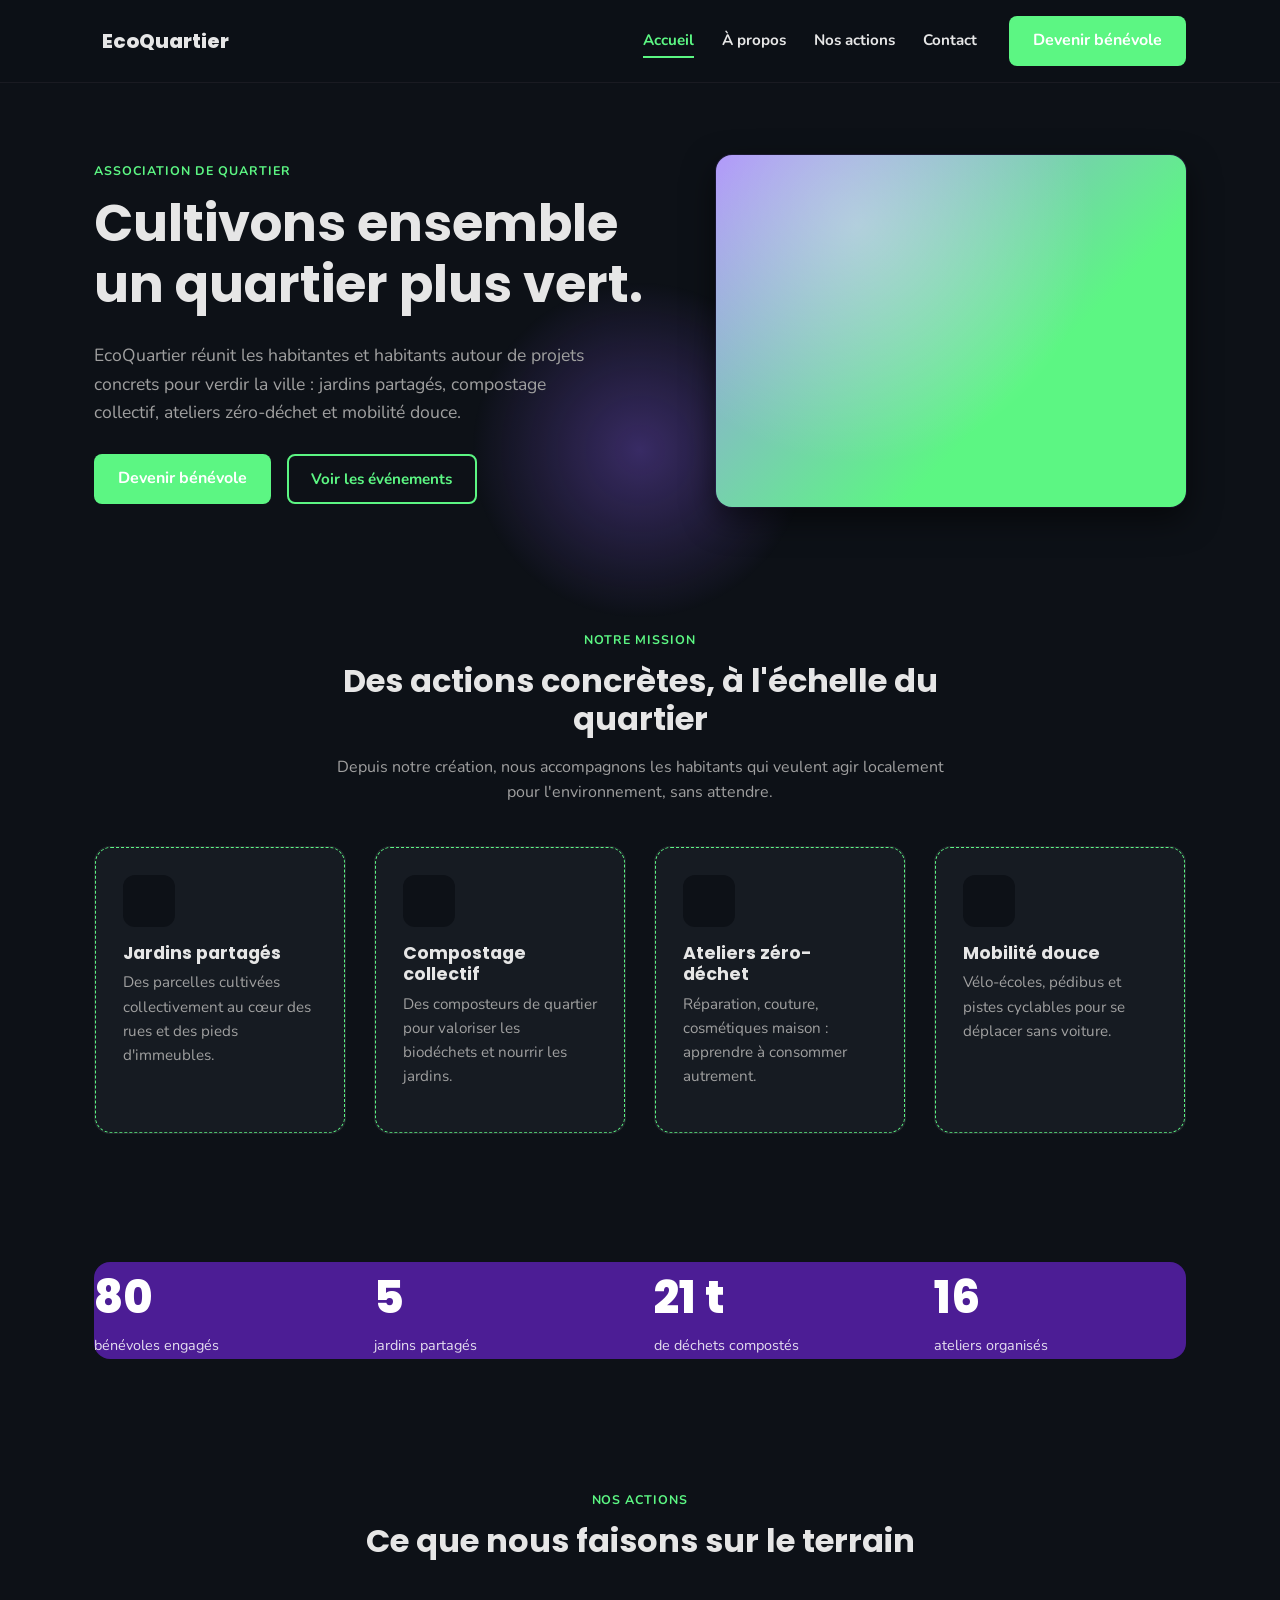
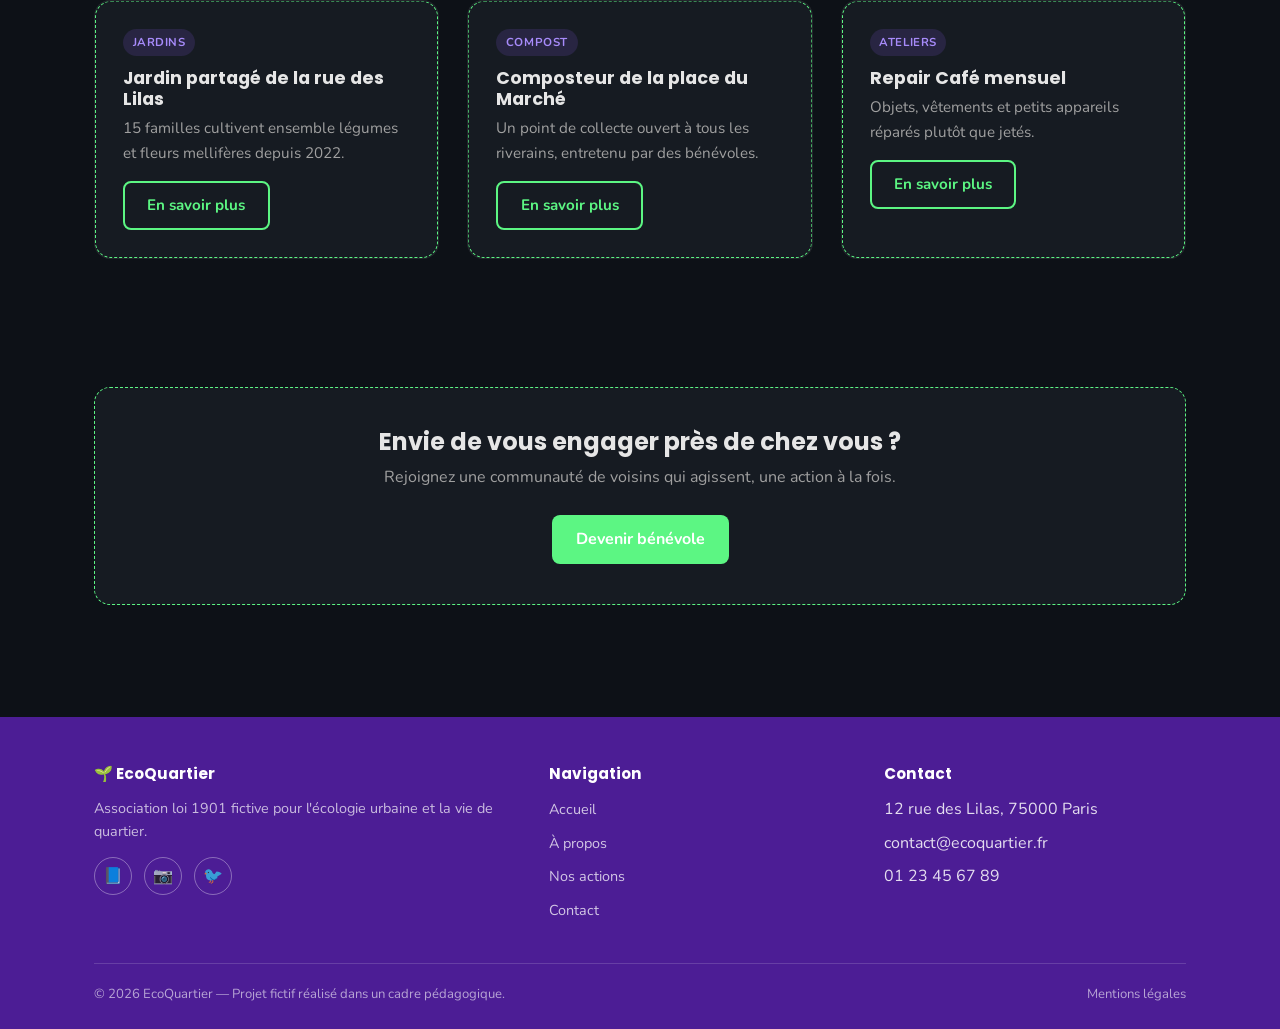
<file: index.html>
<!DOCTYPE html>
<html lang="fr">
<head>
<meta charset="UTF-8">
<meta name="viewport" content="width=device-width, initial-scale=1.0">
<title>EcoQuartier</title>
<meta name="description" content="EcoQuartier est une association de quartier qui agit pour l'écologie urbaine : jardins partagés, compostage collectif, ateliers zéro-déchet et mobilité douce.">
<link rel="icon" href="data:image/svg+xml,<svg xmlns=%22http://www.w3.org/2000/svg%22 viewBox=%220 0 100 100%22><text y=%22.9em%22 font-size=%2290%22>🌱</text></svg>">
<link rel="stylesheet" href="style.css">
</head>
<body>

<div id="cursor-glow" aria-hidden="true"></div>

<header class="site-header">
  <nav class="nav">
    <a href="index.html" class="brand"><span class="brand-mark"></span> EcoQuartier</a>
    <button class="nav-toggle" id="navToggle" aria-label="Ouvrir le menu" aria-expanded="false" aria-controls="navMenu">
      <span></span><span></span><span></span>
    </button>
    <div class="nav-menu" id="navMenu">
      <ul class="nav-links">
        <li><a href="index.html" aria-current="page">Accueil</a></li>
        <li><a href="about.html">À propos</a></li>
        <li><a href="projets.html">Nos actions</a></li>
        <li><a href="contact.html">Contact</a></li>
      </ul>
      <a href="contact.html" class="btn-primary">Devenir bénévole</a>
    </div>
  </nav>
</header>

<main>

  <section class="hero">
    <div class="container">
      <div class="hero-text">
        <span class="eyebrow reveal">Association de quartier</span>
        <h1 class="reveal">Cultivons ensemble un quartier plus vert.</h1>
        <p class="lead reveal">EcoQuartier réunit les habitantes et habitants autour de projets concrets pour verdir la ville : jardins partagés, compostage collectif, ateliers zéro-déchet et mobilité douce.</p>
        <div class="hero-actions reveal">
          <a href="contact.html" class="btn-primary">Devenir bénévole</a>
          <a href="projets.html#agenda" class="btn-outline">Voir les événements</a>
        </div>
      </div>
      <div class="hero-art" aria-hidden="true"></div>
    </div>
    
  </section>

  <section class="mission">
    <div class="container">
      <div class="section-head reveal">
        <span class="eyebrow">Notre mission</span>
        <h2>Des actions concrètes, à l'échelle du quartier</h2>
        <p>Depuis notre création, nous accompagnons les habitants qui veulent agir localement pour l'environnement, sans attendre.</p>
      </div>
      <div class="grid grid-4">
        <div class="card">
          <div class="card-icon" aria-hidden="true"></div>
          <h3>Jardins partagés</h3>
          <p>Des parcelles cultivées collectivement au cœur des rues et des pieds d'immeubles.</p>
        </div>
        <div class="card">
          <div class="card-icon" aria-hidden="true"></div>
          <h3>Compostage collectif</h3>
          <p>Des composteurs de quartier pour valoriser les biodéchets et nourrir les jardins.</p>
        </div>
        <div class="card">
          <div class="card-icon" aria-hidden="true"></div>
          <h3>Ateliers zéro-déchet</h3>
          <p>Réparation, couture, cosmétiques maison : apprendre à consommer autrement.</p>
        </div>
        <div class="card">
          <div class="card-icon" aria-hidden="true"></div>
          <h3>Mobilité douce</h3>
          <p>Vélo-écoles, pédibus et pistes cyclables pour se déplacer sans voiture.</p>
        </div>
      </div>
    </div>
  </section>

  <section class="stats-section">
    <div class="container">
      <div class="stats grid grid-4 reveal" data-count-section>
        <div>
          <span class="stat-number" data-count-to="120">0</span>
          <span class="stat-label">bénévoles engagés</span>
        </div>
        <div>
          <span class="stat-number" data-count-to="8">0</span>
          <span class="stat-label">jardins partagés</span>
        </div>
        <div>
          <span class="stat-number" data-count-to="32" data-suffix=" t">0</span>
          <span class="stat-label">de déchets compostés</span>
        </div>
        <div>
          <span class="stat-number" data-count-to="24">0</span>
          <span class="stat-label">ateliers organisés</span>
        </div>
      </div>
    </div>
  </section>

  <section class="preview">
    <div class="container">
      <div class="section-head reveal">
        <span class="eyebrow">Nos actions</span>
        <h2>Ce que nous faisons sur le terrain</h2>
      </div>
      <div class="grid grid-3">
        <div class="card">
          <span class="card-tag">Jardins</span>
          <h3>Jardin partagé de la rue des Lilas</h3>
          <p>15 familles cultivent ensemble légumes et fleurs mellifères depuis 2022.</p>
          <a href="projets.html" class="btn-outline">En savoir plus</a>
        </div>
        <div class="card">
          <span class="card-tag">Compost</span>
          <h3>Composteur de la place du Marché</h3>
          <p>Un point de collecte ouvert à tous les riverains, entretenu par des bénévoles.</p>
          <a href="projets.html" class="btn-outline">En savoir plus</a>
        </div>
        <div class="card">
          <span class="card-tag">Ateliers</span>
          <h3>Repair Café mensuel</h3>
          <p>Objets, vêtements et petits appareils réparés plutôt que jetés.</p>
          <a href="projets.html" class="btn-outline">En savoir plus</a>
        </div>
      </div>
    </div>
  </section>

  <section class="cta-section">
    <div class="container">
      <div class="cta-banner reveal">
        <h2>Envie de vous engager près de chez vous ?</h2>
        <p>Rejoignez une communauté de voisins qui agissent, une action à la fois.</p>
        <a href="contact.html" class="btn-primary">Devenir bénévole</a>
      </div>
    </div>
  </section>

</main>

<footer class="site-footer">
  <div class="container">
    <div class="footer-grid">
      <div>
        <h4>🌱 EcoQuartier</h4>
        <p>Association loi 1901 fictive pour l'écologie urbaine et la vie de quartier.</p>
        <div class="social-links">
          <a href="#" aria-label="Facebook">📘</a>
          <a href="#" aria-label="Instagram">📷</a>
          <a href="#" aria-label="X / Twitter">🐦</a>
        </div>
      </div>
      <div>
        <h4>Navigation</h4>
        <ul class="footer-links">
          <li><a href="index.html">Accueil</a></li>
          <li><a href="about.html">À propos</a></li>
          <li><a href="projets.html">Nos actions</a></li>
          <li><a href="contact.html">Contact</a></li>
        </ul>
      </div>
      <div>
        <h4>Contact</h4>
        <ul class="footer-links">
          <li>12 rue des Lilas, 75000 Paris</li>
          <li>contact@ecoquartier.fr</li>
          <li>01 23 45 67 89</li>
        </ul>
      </div>
    </div>
    <div class="footer-bottom">
      <span>© 2026 EcoQuartier — Projet fictif réalisé dans un cadre pédagogique.</span>
      <a href="#">Mentions légales</a>
    </div>
  </div>
</footer>

<script src="script.js"></script>
</body>
</html>
</file>
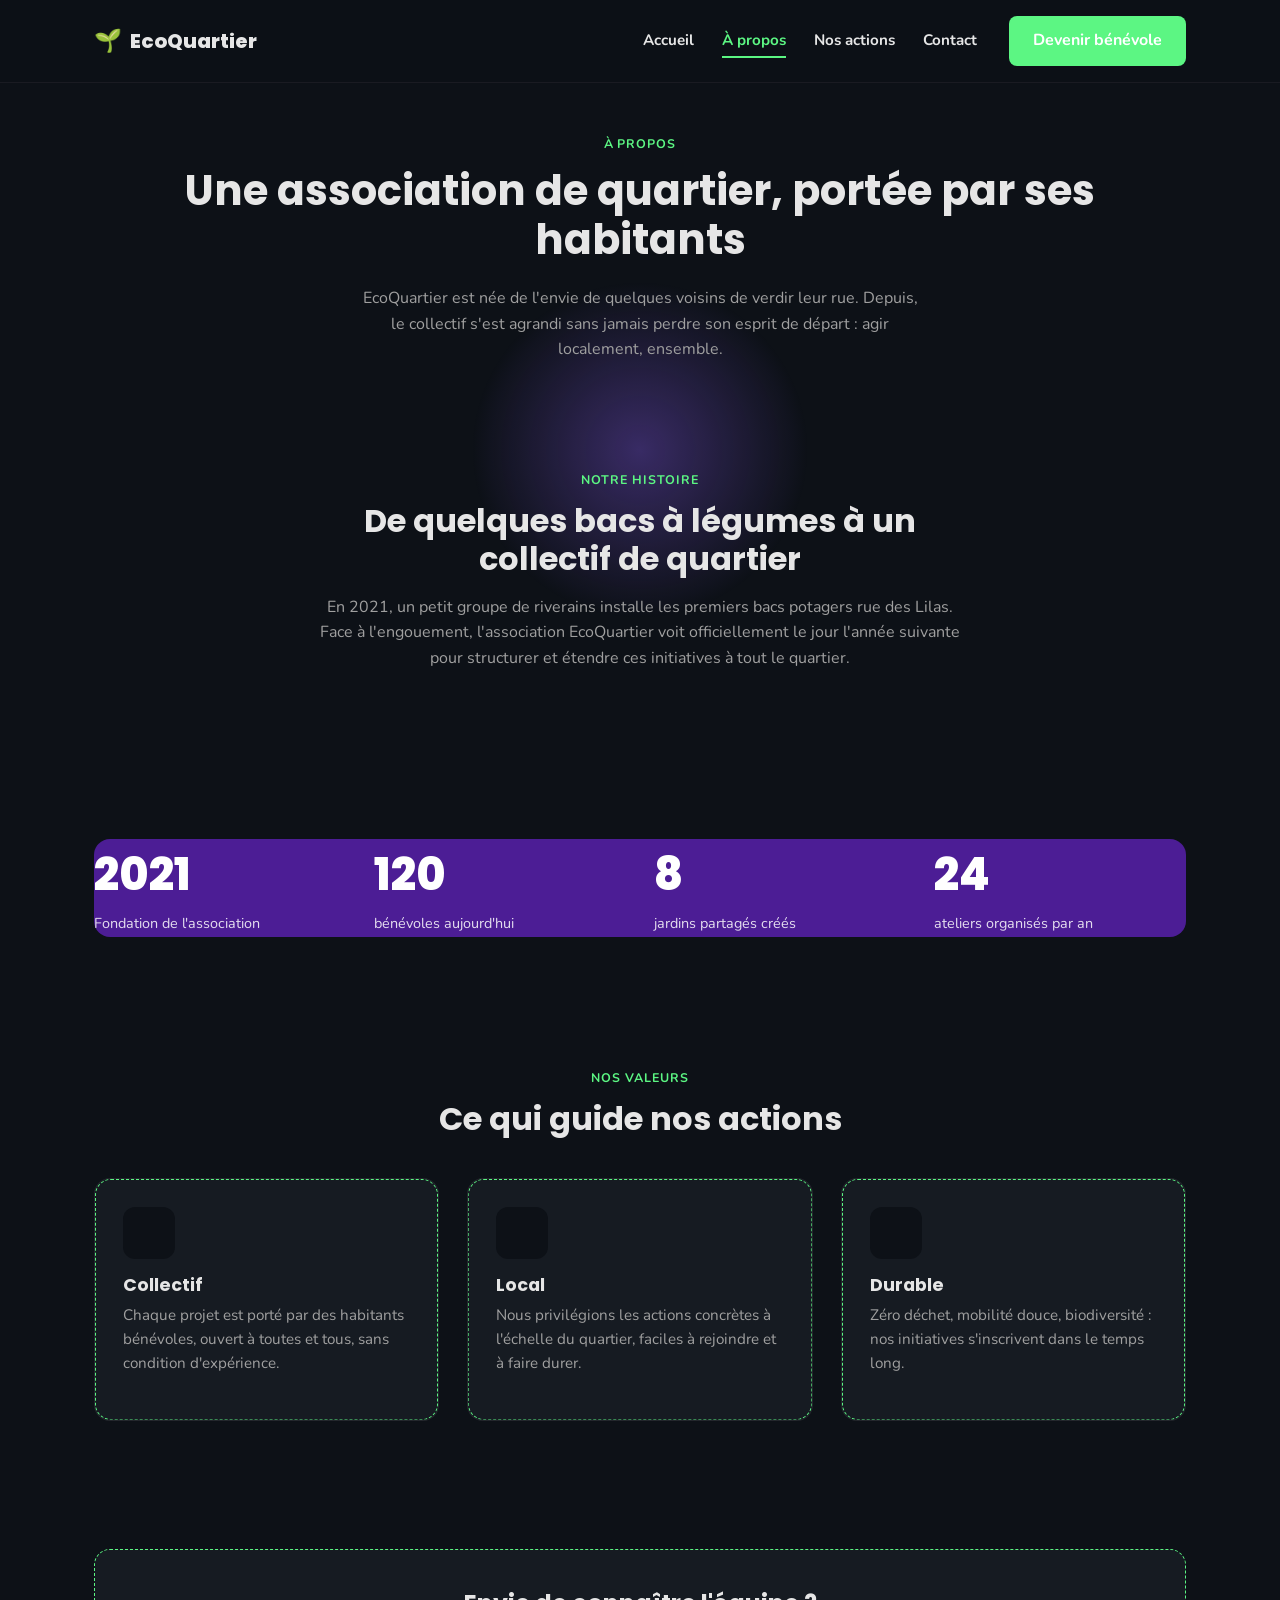
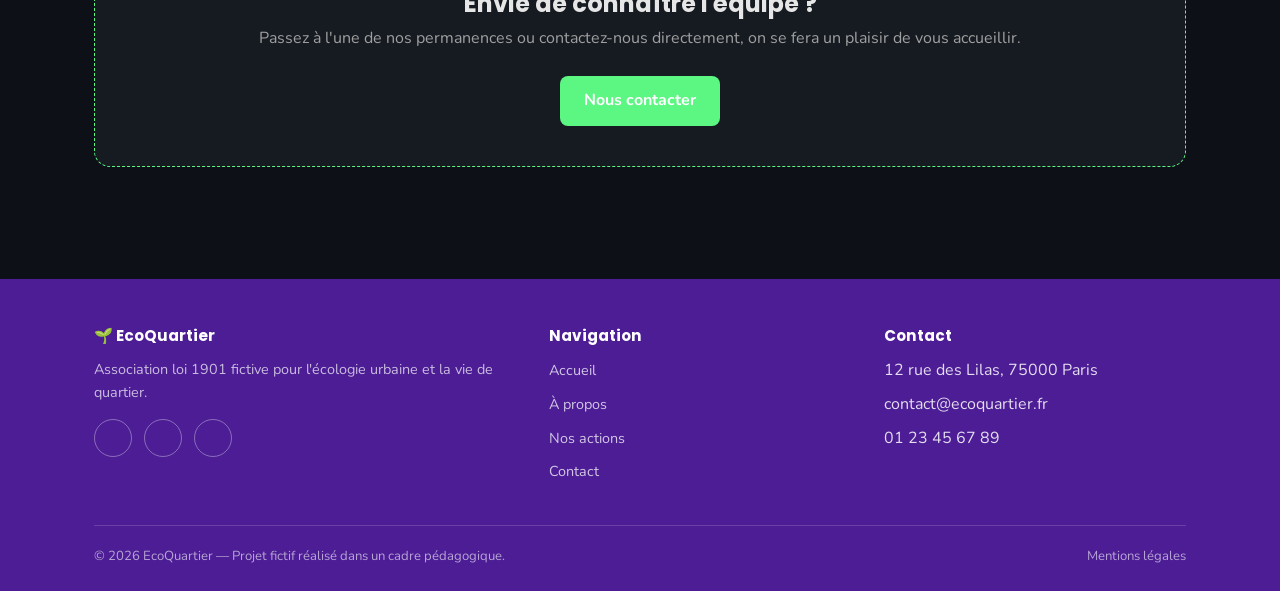
<file: about.html>
<!DOCTYPE html>
<html lang="fr">
<head>
<meta charset="UTF-8">
<meta name="viewport" content="width=device-width, initial-scale=1.0">
<title>À propos — EcoQuartier</title>
<meta name="description" content="Découvrez l'histoire, la mission et les valeurs d'EcoQuartier, association de quartier pour l'écologie urbaine.">
<link rel="icon" href="data:image/svg+xml,<svg xmlns=%22http://www.w3.org/2000/svg%22 viewBox=%220 0 100 100%22><text y=%22.9em%22 font-size=%2290%22>🌱</text></svg>">
<link rel="stylesheet" href="style.css">
</head>
<body>

<div id="cursor-glow" aria-hidden="true"></div>

<header class="site-header">
  <nav class="nav">
    <a href="index.html" class="brand"><span class="brand-mark">🌱</span> EcoQuartier</a>
    <button class="nav-toggle" id="navToggle" aria-label="Ouvrir le menu" aria-expanded="false" aria-controls="navMenu">
      <span></span><span></span><span></span>
    </button>
    <div class="nav-menu" id="navMenu">
      <ul class="nav-links">
        <li><a href="index.html">Accueil</a></li>
        <li><a href="about.html" aria-current="page">À propos</a></li>
        <li><a href="projets.html">Nos actions</a></li>
        <li><a href="contact.html">Contact</a></li>
      </ul>
      <a href="contact.html" class="btn-primary">Devenir bénévole</a>
    </div>
  </nav>
</header>

<main>

  <section class="page-hero">
    <div class="container reveal">
      <span class="eyebrow">À propos</span>
      <h1>Une association de quartier, portée par ses habitants</h1>
      <p>EcoQuartier est née de l'envie de quelques voisins de verdir leur rue. Depuis, le collectif s'est agrandi sans jamais perdre son esprit de départ : agir localement, ensemble.</p>
    </div>
  </section>

  <section class="mission">
    <div class="container">
      <div class="section-head reveal">
        <span class="eyebrow">Notre histoire</span>
        <h2>De quelques bacs à légumes à un collectif de quartier</h2>
        <p>En 2021, un petit groupe de riverains installe les premiers bacs potagers rue des Lilas. Face à l'engouement, l'association EcoQuartier voit officiellement le jour l'année suivante pour structurer et étendre ces initiatives à tout le quartier.</p>
      </div>
    </div>
  </section>

  <section class="stats-section">
    <div class="container">
      <div class="stats grid grid-4 reveal" data-count-section>
        <div>
          <span class="stat-number">2021</span>
          <span class="stat-label">Fondation de l'association</span>
        </div>
        <div>
          <span class="stat-number" data-count-to="120">0</span>
          <span class="stat-label">bénévoles aujourd'hui</span>
        </div>
        <div>
          <span class="stat-number" data-count-to="8">0</span>
          <span class="stat-label">jardins partagés créés</span>
        </div>
        <div>
          <span class="stat-number" data-count-to="24">0</span>
          <span class="stat-label">ateliers organisés par an</span>
        </div>
      </div>
    </div>
  </section>

  <section class="preview">
    <div class="container">
      <div class="section-head reveal">
        <span class="eyebrow">Nos valeurs</span>
        <h2>Ce qui guide nos actions</h2>
      </div>
      <div class="grid grid-3">
        <div class="card">
          <div class="card-icon" aria-hidden="true"></div>
          <h3>Collectif</h3>
          <p>Chaque projet est porté par des habitants bénévoles, ouvert à toutes et tous, sans condition d'expérience.</p>
        </div>
        <div class="card">
          <div class="card-icon" aria-hidden="true"></div>
          <h3>Local</h3>
          <p>Nous privilégions les actions concrètes à l'échelle du quartier, faciles à rejoindre et à faire durer.</p>
        </div>
        <div class="card">
          <div class="card-icon" aria-hidden="true"></div>
          <h3>Durable</h3>
          <p>Zéro déchet, mobilité douce, biodiversité : nos initiatives s'inscrivent dans le temps long.</p>
        </div>
      </div>
    </div>
  </section>

  <section class="cta-section">
    <div class="container">
      <div class="cta-banner reveal">
        <h2>Envie de connaître l'équipe ?</h2>
        <p>Passez à l'une de nos permanences ou contactez-nous directement, on se fera un plaisir de vous accueillir.</p>
        <a href="contact.html" class="btn-primary">Nous contacter</a>
      </div>
    </div>
  </section>

</main>

<footer class="site-footer">
  <div class="container">
    <div class="footer-grid">
      <div>
        <h4>🌱 EcoQuartier</h4>
        <p>Association loi 1901 fictive pour l'écologie urbaine et la vie de quartier.</p>
        <div class="social-links">
          <a href="#" aria-label="Facebook"></a>
          <a href="#" aria-label="Instagram"></a>
          <a href="#" aria-label="X / Twitter"></a>
        </div>
      </div>
      <div>
        <h4>Navigation</h4>
        <ul class="footer-links">
          <li><a href="index.html">Accueil</a></li>
          <li><a href="about.html">À propos</a></li>
          <li><a href="projets.html">Nos actions</a></li>
          <li><a href="contact.html">Contact</a></li>
        </ul>
      </div>
      <div>
        <h4>Contact</h4>
        <ul class="footer-links">
          <li>12 rue des Lilas, 75000 Paris</li>
          <li>contact@ecoquartier.fr</li>
          <li>01 23 45 67 89</li>
        </ul>
      </div>
    </div>
    <div class="footer-bottom">
      <span>© 2026 EcoQuartier — Projet fictif réalisé dans un cadre pédagogique.</span>
      <a href="#">Mentions légales</a>
    </div>
  </div>
</footer>

<script src="script.js"></script>
</body>
</html>
</file>
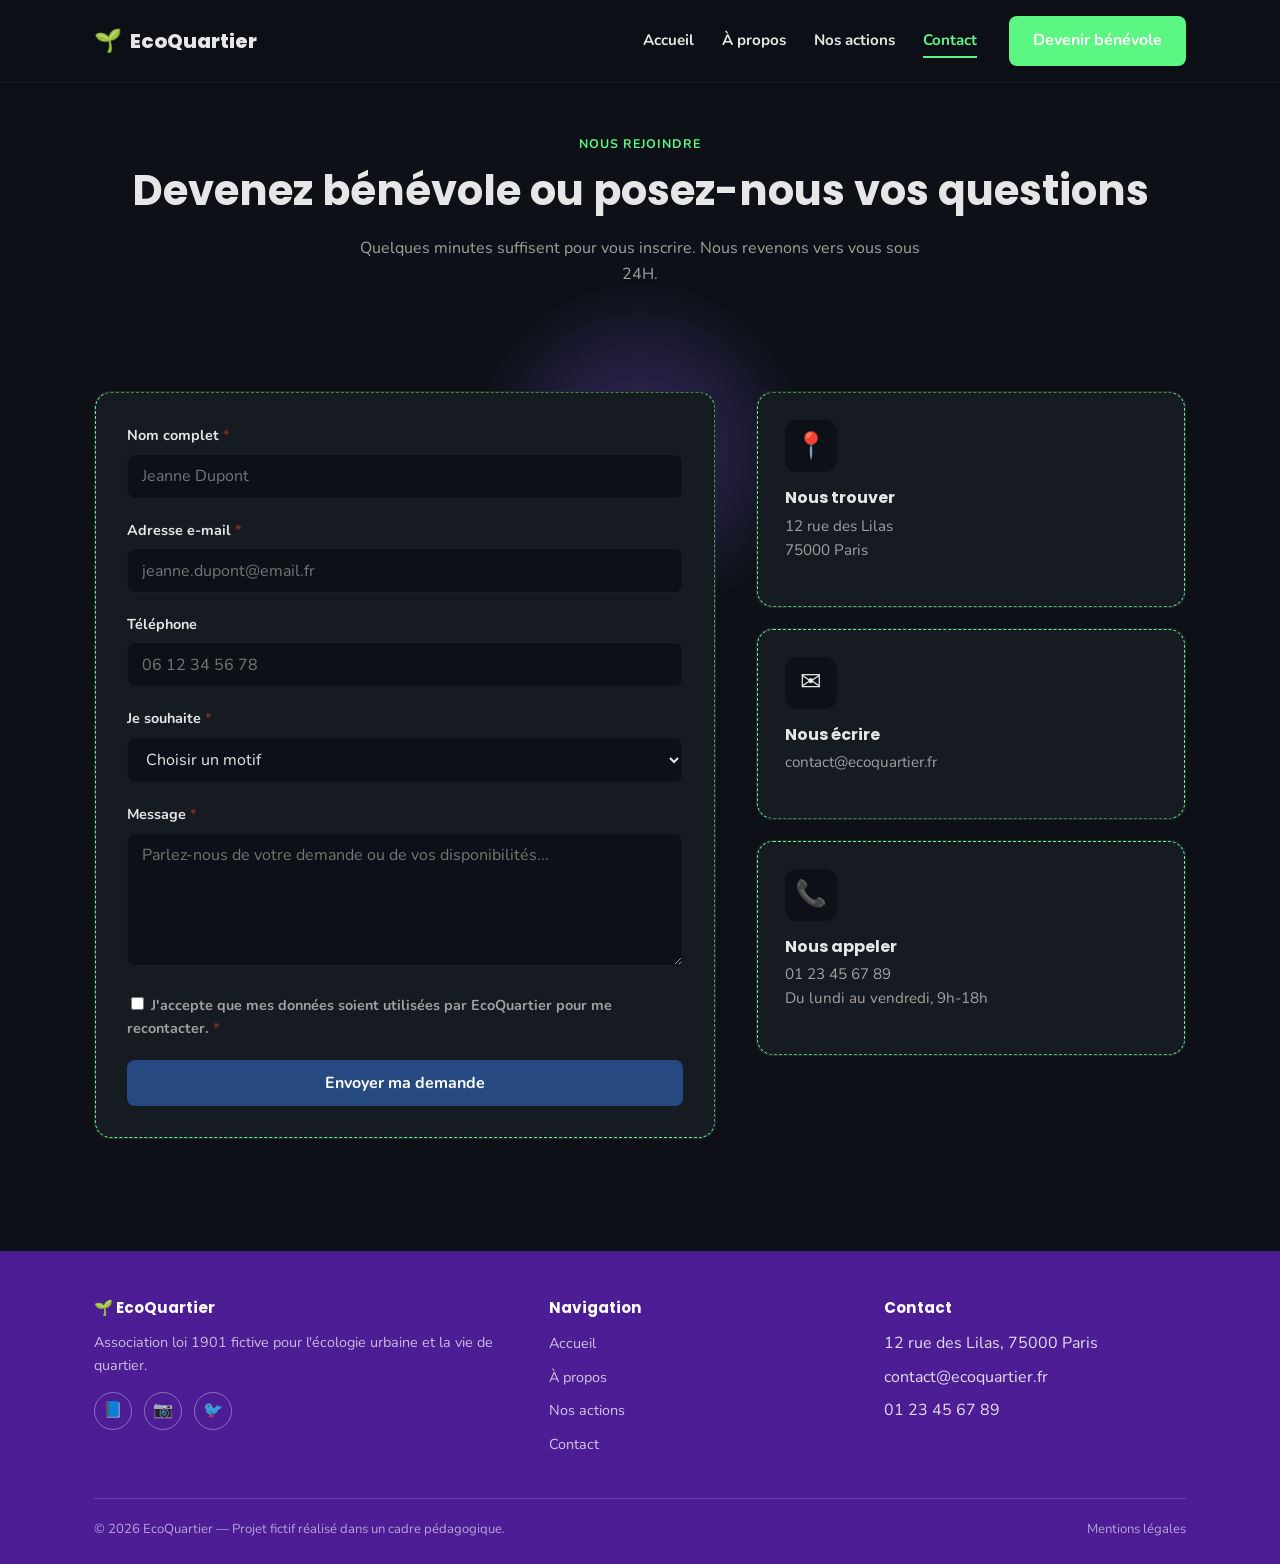
<file: contact.html>
<!DOCTYPE html>
<html lang="fr">
<head>
<meta charset="UTF-8">
<meta name="viewport" content="width=device-width, initial-scale=1.0">
<title>Contact & Bénévolat — EcoQuartier</title>
<meta name="description" content="Devenez bénévole ou contactez l'association EcoQuartier pour toute question.">
<link rel="icon" href="data:image/svg+xml,<svg xmlns=%22http://www.w3.org/2000/svg%22 viewBox=%220 0 100 100%22><text y=%22.9em%22 font-size=%2290%22>🌱</text></svg>">
<link rel="stylesheet" href="style.css">
</head>
<body>

<div id="cursor-glow" aria-hidden="true"></div>

<header class="site-header">
  <nav class="nav">
    <a href="index.html" class="brand"><span class="brand-mark">🌱</span> EcoQuartier</a>
    <button class="nav-toggle" id="navToggle" aria-label="Ouvrir le menu" aria-expanded="false" aria-controls="navMenu">
      <span></span><span></span><span></span>
    </button>
    <div class="nav-menu" id="navMenu">
      <ul class="nav-links">
        <li><a href="index.html">Accueil</a></li>
        <li><a href="about.html">À propos</a></li>
        <li><a href="projets.html">Nos actions</a></li>
        <li><a href="contact.html" aria-current="page">Contact</a></li>
      </ul>
      <a href="contact.html" class="btn-primary">Devenir bénévole</a>
    </div>
  </nav>
</header>

<main>

  <section class="page-hero">
    <div class="container reveal">
      <span class="eyebrow">Nous rejoindre</span>
      <h1>Devenez bénévole ou posez-nous vos questions</h1>
      <p>Quelques minutes suffisent pour vous inscrire. Nous revenons vers vous sous 24H.</p>
    </div>
  </section>

  <section class="contact-section">
    <div class="container">
      <div class="form-layout">

        <div class="form-card">
          <form id="contact-form" novalidate>

            <div class="form-group">
              <label for="nom">Nom complet <span class="required">*</span></label>
              <input type="text" id="nom" name="nom" placeholder="Jeanne Dupont" required minlength="2">
              <p class="field-error">Merci d'indiquer votre nom (2 caractères minimum).</p>
            </div>

            <div class="form-group">
              <label for="email">Adresse e-mail <span class="required">*</span></label>
              <input type="email" id="email" name="email" placeholder="jeanne.dupont@email.fr" required>
              <p class="field-error">Merci de saisir une adresse e-mail valide.</p>
            </div>

            <div class="form-group">
              <label for="telephone">Téléphone</label>
              <input type="tel" id="telephone" name="telephone" placeholder="06 12 34 56 78" pattern="^[0-9 +().-]{6,}$">
              <p class="field-error">Le numéro saisi ne semble pas valide.</p>
            </div>

            <div class="form-group">
              <label for="sujet">Je souhaite <span class="required">*</span></label>
              <select id="sujet" name="sujet" required>
                <option value="" disabled selected>Choisir un motif</option>
                <option value="benevolat">Devenir bénévole</option>
                <option value="question">Poser une question</option>
                <option value="partenariat">Proposer un partenariat</option>
                <option value="autre">Autre demande</option>
              </select>
              <p class="field-error">Merci de sélectionner un motif.</p>
            </div>

            <div class="form-group">
              <label for="message">Message <span class="required">*</span></label>
              <textarea id="message" name="message" rows="5" placeholder="Parlez-nous de votre demande ou de vos disponibilités..." required minlength="10"></textarea>
              <p class="field-error">Votre message doit contenir au moins 10 caractères.</p>
            </div>

            <div class="form-group">
              <label class="checkbox-row">
                <input type="checkbox" id="consent" name="consent" required>
                <span>J'accepte que mes données soient utilisées par EcoQuartier pour me recontacter. <span class="required">*</span></span>
              </label>
              <p class="field-error">Merci d'accepter cette condition pour envoyer le formulaire.</p>
            </div>

            <button type="submit" class="btn-primary btn-block" id="submit-btn" disabled>Envoyer ma demande</button>
            <p class="form-status" id="formStatus" role="status"></p>
          </form>
        </div>

        <div class="contact-info">
          <div class="card">
            <div class="card-icon" aria-hidden="true">📍</div>
            <h3>Nous trouver</h3>
            <p>12 rue des Lilas<br>75000 Paris</p>
          </div>
          <div class="card">
            <div class="card-icon" aria-hidden="true">✉️</div>
            <h3>Nous écrire</h3>
            <p>contact@ecoquartier.fr</p>
          </div>
          <div class="card">
            <div class="card-icon" aria-hidden="true">📞</div>
            <h3>Nous appeler</h3>
            <p>01 23 45 67 89<br>Du lundi au vendredi, 9h-18h</p>
          </div>
        </div>

      </div>
    </div>
  </section>

</main>

<footer class="site-footer">
  <div class="container">
    <div class="footer-grid">
      <div>
        <h4>🌱 EcoQuartier</h4>
        <p>Association loi 1901 fictive pour l'écologie urbaine et la vie de quartier.</p>
        <div class="social-links">
          <a href="#" aria-label="Facebook">📘</a>
          <a href="#" aria-label="Instagram">📷</a>
          <a href="#" aria-label="X / Twitter">🐦</a>
        </div>
      </div>
      <div>
        <h4>Navigation</h4>
        <ul class="footer-links">
          <li><a href="index.html">Accueil</a></li>
          <li><a href="about.html">À propos</a></li>
          <li><a href="projets.html">Nos actions</a></li>
          <li><a href="contact.html">Contact</a></li>
        </ul>
      </div>
      <div>
        <h4>Contact</h4>
        <ul class="footer-links">
          <li>12 rue des Lilas, 75000 Paris</li>
          <li>contact@ecoquartier.fr</li>
          <li>01 23 45 67 89</li>
        </ul>
      </div>
    </div>
    <div class="footer-bottom">
      <span>© 2026 EcoQuartier — Projet fictif réalisé dans un cadre pédagogique.</span>
      <a href="#">Mentions légales</a>
    </div>
  </div>
</footer>

<script src="script.js"></script>
</body>
</html>
</file>
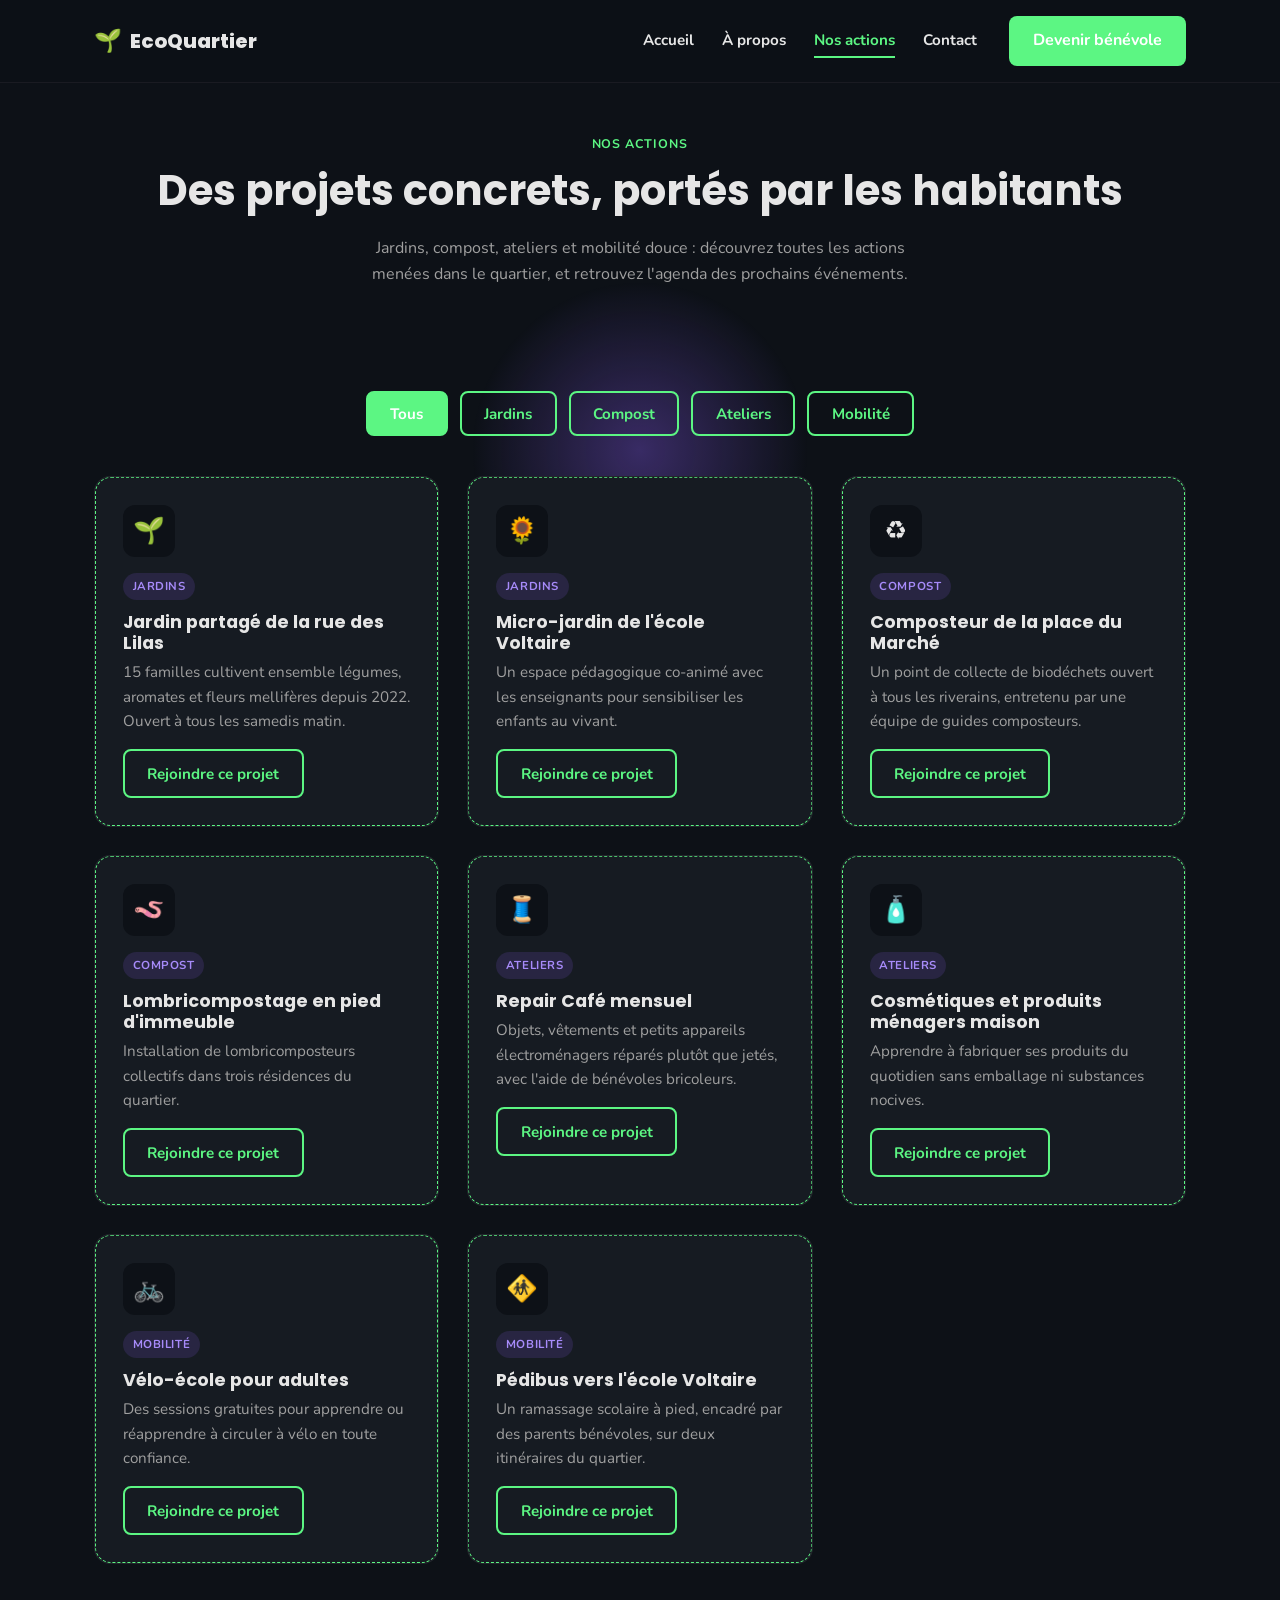
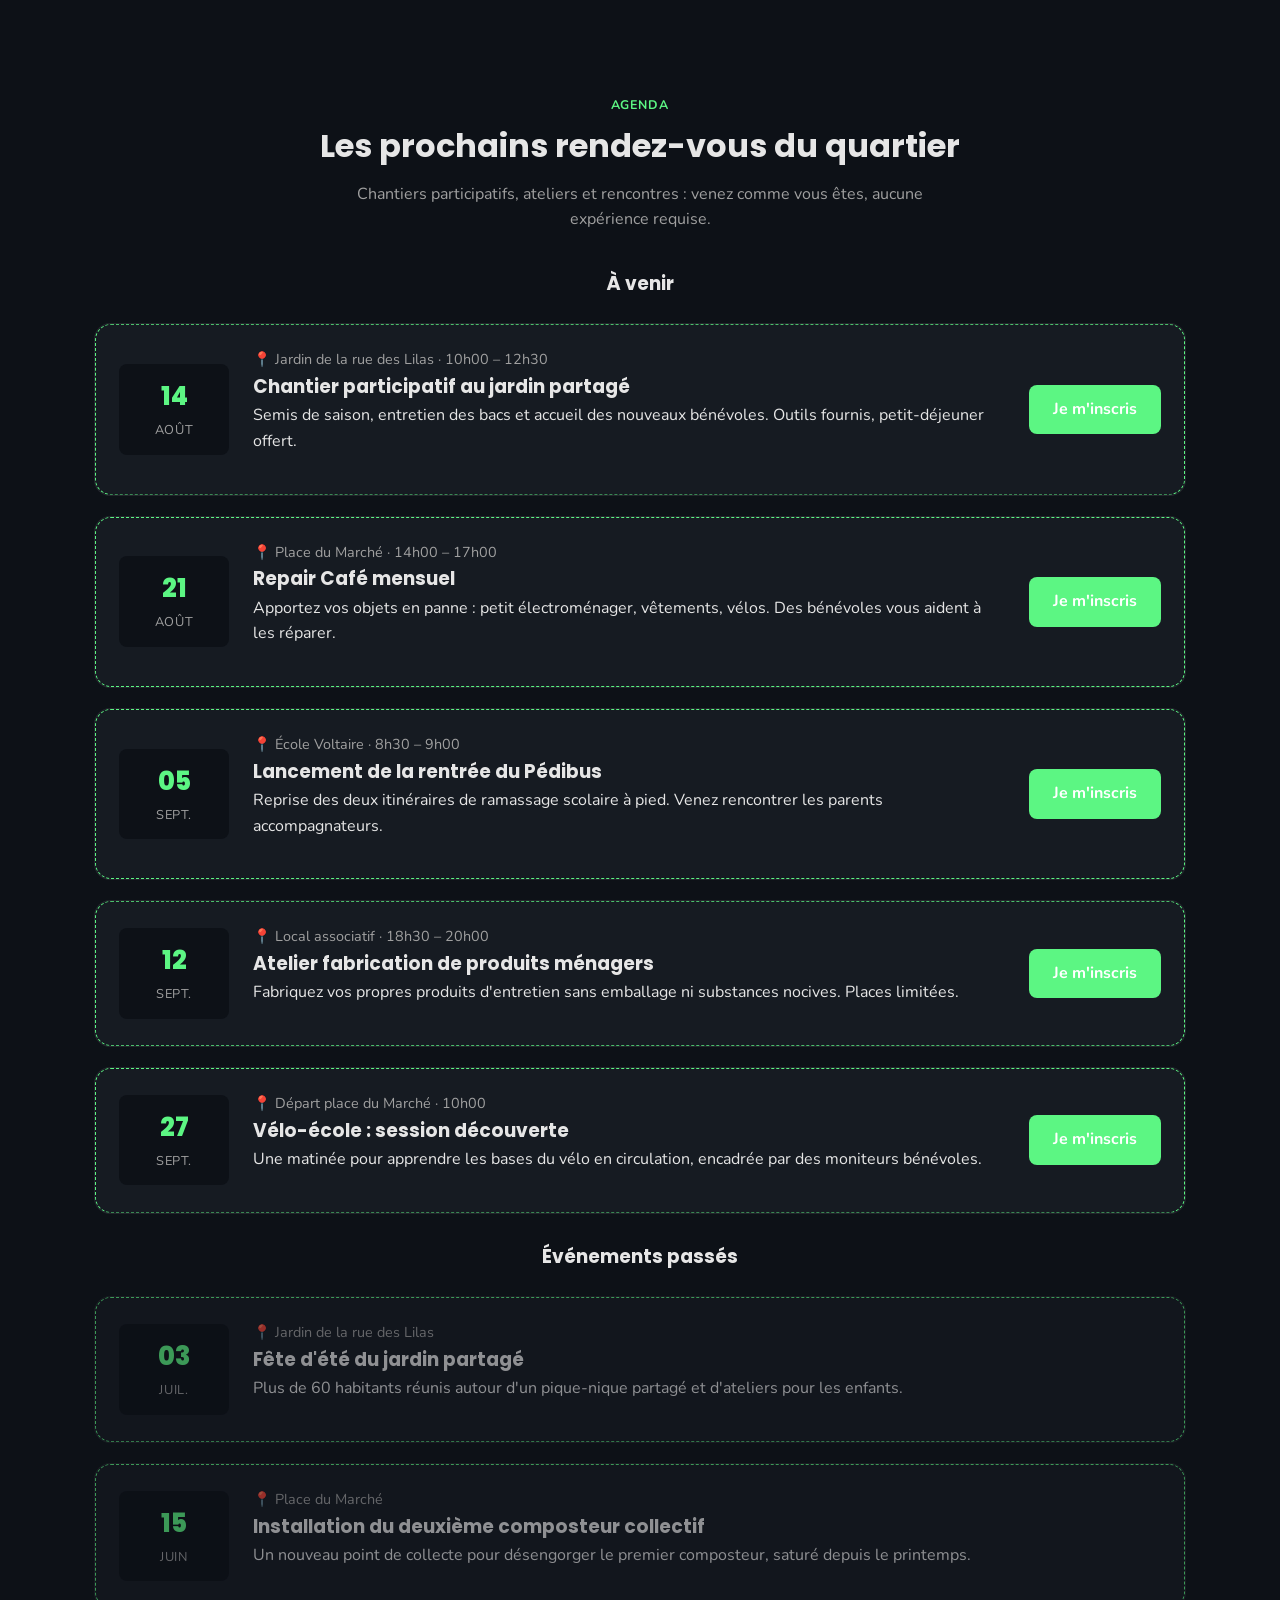
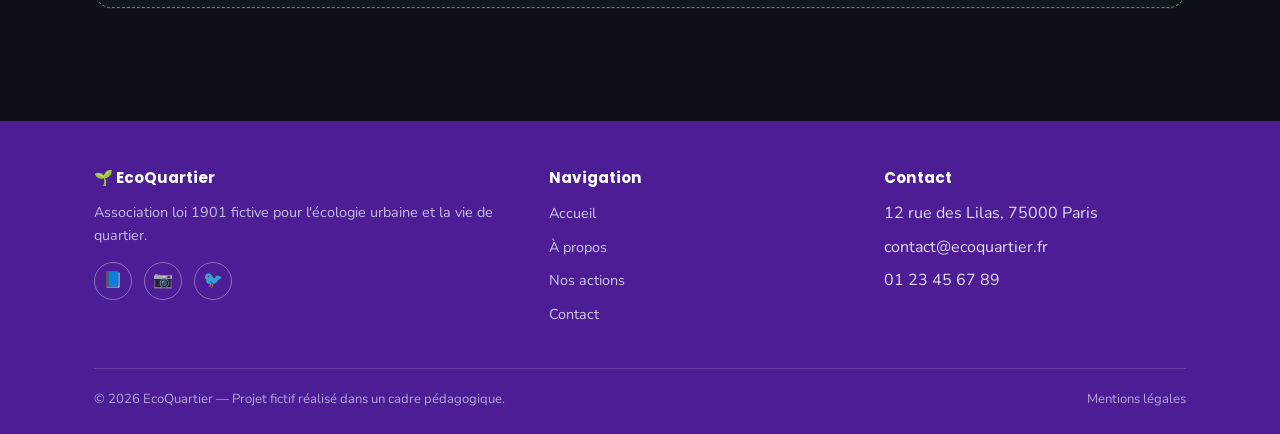
<file: projets.html>
<!DOCTYPE html>
<html lang="fr">
<head>
<meta charset="UTF-8">
<meta name="viewport" content="width=device-width, initial-scale=1.0">
<title>Nos actions — EcoQuartier</title>
<meta name="description" content="Découvrez les actions d'EcoQuartier : jardins partagés, compostage collectif, ateliers zéro-déchet, mobilité douce et agenda des événements.">
<link rel="icon" href="data:image/svg+xml,<svg xmlns=%22http://www.w3.org/2000/svg%22 viewBox=%220 0 100 100%22><text y=%22.9em%22 font-size=%2290%22>🌱</text></svg>">
<link rel="stylesheet" href="style.css">
</head>
<body>

<div id="cursor-glow" aria-hidden="true"></div>

<header class="site-header">
  <nav class="nav">
    <a href="index.html" class="brand"><span class="brand-mark">🌱</span> EcoQuartier</a>
    <button class="nav-toggle" id="navToggle" aria-label="Ouvrir le menu" aria-expanded="false" aria-controls="navMenu">
      <span></span><span></span><span></span>
    </button>
    <div class="nav-menu" id="navMenu">
      <ul class="nav-links">
        <li><a href="index.html">Accueil</a></li>
        <li><a href="about.html">À propos</a></li>
        <li><a href="projets.html" aria-current="page">Nos actions</a></li>
        <li><a href="contact.html">Contact</a></li>
      </ul>
      <a href="contact.html" class="btn-primary">Devenir bénévole</a>
    </div>
  </nav>
</header>

<main>

  <section class="page-hero">
    <div class="container reveal">
      <span class="eyebrow">Nos actions</span>
      <h1>Des projets concrets, portés par les habitants</h1>
      <p>Jardins, compost, ateliers et mobilité douce : découvrez toutes les actions menées dans le quartier, et retrouvez l'agenda des prochains événements.</p>
    </div>
  </section>

  <section class="projects-list">
    <div class="container">

      <div class="filters reveal" id="projectFilters" role="group" aria-label="Filtrer les actions par catégorie">
        <button class="btn-outline is-active" data-filter="tous">Tous</button>
        <button class="btn-outline" data-filter="jardins">Jardins</button>
        <button class="btn-outline" data-filter="compost">Compost</button>
        <button class="btn-outline" data-filter="ateliers">Ateliers</button>
        <button class="btn-outline" data-filter="mobilite">Mobilité</button>
      </div>

      <div class="grid grid-3" id="projectGrid">

        <div class="card project-card" data-category="jardins">
          <div class="card-icon" aria-hidden="true">🌱</div>
          <span class="card-tag">Jardins</span>
          <h3>Jardin partagé de la rue des Lilas</h3>
          <p>15 familles cultivent ensemble légumes, aromates et fleurs mellifères depuis 2022. Ouvert à tous les samedis matin.</p>
          <a href="contact.html" class="btn-outline">Rejoindre ce projet</a>
        </div>

        <div class="card project-card" data-category="jardins">
          <div class="card-icon" aria-hidden="true">🌻</div>
          <span class="card-tag">Jardins</span>
          <h3>Micro-jardin de l'école Voltaire</h3>
          <p>Un espace pédagogique co-animé avec les enseignants pour sensibiliser les enfants au vivant.</p>
          <a href="contact.html" class="btn-outline">Rejoindre ce projet</a>
        </div>

        <div class="card project-card" data-category="compost">
          <div class="card-icon" aria-hidden="true">♻️</div>
          <span class="card-tag">Compost</span>
          <h3>Composteur de la place du Marché</h3>
          <p>Un point de collecte de biodéchets ouvert à tous les riverains, entretenu par une équipe de guides composteurs.</p>
          <a href="contact.html" class="btn-outline">Rejoindre ce projet</a>
        </div>

        <div class="card project-card" data-category="compost">
          <div class="card-icon" aria-hidden="true">🪱</div>
          <span class="card-tag">Compost</span>
          <h3>Lombricompostage en pied d'immeuble</h3>
          <p>Installation de lombricomposteurs collectifs dans trois résidences du quartier.</p>
          <a href="contact.html" class="btn-outline">Rejoindre ce projet</a>
        </div>

        <div class="card project-card" data-category="ateliers">
          <div class="card-icon" aria-hidden="true">🧵</div>
          <span class="card-tag">Ateliers</span>
          <h3>Repair Café mensuel</h3>
          <p>Objets, vêtements et petits appareils électroménagers réparés plutôt que jetés, avec l'aide de bénévoles bricoleurs.</p>
          <a href="contact.html" class="btn-outline">Rejoindre ce projet</a>
        </div>

        <div class="card project-card" data-category="ateliers">
          <div class="card-icon" aria-hidden="true">🧴</div>
          <span class="card-tag">Ateliers</span>
          <h3>Cosmétiques et produits ménagers maison</h3>
          <p>Apprendre à fabriquer ses produits du quotidien sans emballage ni substances nocives.</p>
          <a href="contact.html" class="btn-outline">Rejoindre ce projet</a>
        </div>

        <div class="card project-card" data-category="mobilite">
          <div class="card-icon" aria-hidden="true">🚲</div>
          <span class="card-tag">Mobilité</span>
          <h3>Vélo-école pour adultes</h3>
          <p>Des sessions gratuites pour apprendre ou réapprendre à circuler à vélo en toute confiance.</p>
          <a href="contact.html" class="btn-outline">Rejoindre ce projet</a>
        </div>

        <div class="card project-card" data-category="mobilite">
          <div class="card-icon" aria-hidden="true">🚸</div>
          <span class="card-tag">Mobilité</span>
          <h3>Pédibus vers l'école Voltaire</h3>
          <p>Un ramassage scolaire à pied, encadré par des parents bénévoles, sur deux itinéraires du quartier.</p>
          <a href="contact.html" class="btn-outline">Rejoindre ce projet</a>
        </div>

      </div>

      <p class="text-center mt-2" id="noResults" hidden>Aucune action ne correspond à ce filtre pour le moment.</p>

    </div>
  </section>

  <section class="events-list" id="agenda">
    <div class="container">
      <div class="section-head reveal">
        <span class="eyebrow">Agenda</span>
        <h2>Les prochains rendez-vous du quartier</h2>
        <p>Chantiers participatifs, ateliers et rencontres : venez comme vous êtes, aucune expérience requise.</p>
      </div>

      <h3 class="text-center reveal" style="margin-bottom:1.75rem;">À venir</h3>
      <div class="timeline">

        <article class="event-card">
          <div class="event-date"><span class="day">14</span><span class="month">Août</span></div>
          <div>
            <p class="event-meta">📍 Jardin de la rue des Lilas · 10h00 – 12h30</p>
            <h3>Chantier participatif au jardin partagé</h3>
            <p>Semis de saison, entretien des bacs et accueil des nouveaux bénévoles. Outils fournis, petit-déjeuner offert.</p>
          </div>
          <a href="contact.html" class="btn-primary">Je m'inscris</a>
        </article>

        <article class="event-card">
          <div class="event-date"><span class="day">21</span><span class="month">Août</span></div>
          <div>
            <p class="event-meta">📍 Place du Marché · 14h00 – 17h00</p>
            <h3>Repair Café mensuel</h3>
            <p>Apportez vos objets en panne : petit électroménager, vêtements, vélos. Des bénévoles vous aident à les réparer.</p>
          </div>
          <a href="contact.html" class="btn-primary">Je m'inscris</a>
        </article>

        <article class="event-card">
          <div class="event-date"><span class="day">05</span><span class="month">Sept.</span></div>
          <div>
            <p class="event-meta">📍 École Voltaire · 8h30 – 9h00</p>
            <h3>Lancement de la rentrée du Pédibus</h3>
            <p>Reprise des deux itinéraires de ramassage scolaire à pied. Venez rencontrer les parents accompagnateurs.</p>
          </div>
          <a href="contact.html" class="btn-primary">Je m'inscris</a>
        </article>

        <article class="event-card">
          <div class="event-date"><span class="day">12</span><span class="month">Sept.</span></div>
          <div>
            <p class="event-meta">📍 Local associatif · 18h30 – 20h00</p>
            <h3>Atelier fabrication de produits ménagers</h3>
            <p>Fabriquez vos propres produits d'entretien sans emballage ni substances nocives. Places limitées.</p>
          </div>
          <a href="contact.html" class="btn-primary">Je m'inscris</a>
        </article>

        <article class="event-card">
          <div class="event-date"><span class="day">27</span><span class="month">Sept.</span></div>
          <div>
            <p class="event-meta">📍 Départ place du Marché · 10h00</p>
            <h3>Vélo-école : session découverte</h3>
            <p>Une matinée pour apprendre les bases du vélo en circulation, encadrée par des moniteurs bénévoles.</p>
          </div>
          <a href="contact.html" class="btn-primary">Je m'inscris</a>
        </article>

      </div>

      <h3 class="text-center mt-2 reveal" style="margin-bottom:1.75rem;">Événements passés</h3>
      <div class="timeline">
        <article class="event-card event-past">
          <div class="event-date"><span class="day">03</span><span class="month">Juil.</span></div>
          <div>
            <p class="event-meta">📍 Jardin de la rue des Lilas</p>
            <h3>Fête d'été du jardin partagé</h3>
            <p>Plus de 60 habitants réunis autour d'un pique-nique partagé et d'ateliers pour les enfants.</p>
          </div>
        </article>
        <article class="event-card event-past">
          <div class="event-date"><span class="day">15</span><span class="month">Juin</span></div>
          <div>
            <p class="event-meta">📍 Place du Marché</p>
            <h3>Installation du deuxième composteur collectif</h3>
            <p>Un nouveau point de collecte pour désengorger le premier composteur, saturé depuis le printemps.</p>
          </div>
        </article>
      </div>

    </div>
  </section>

</main>

<footer class="site-footer">
  <div class="container">
    <div class="footer-grid">
      <div>
        <h4>🌱 EcoQuartier</h4>
        <p>Association loi 1901 fictive pour l'écologie urbaine et la vie de quartier.</p>
        <div class="social-links">
          <a href="#" aria-label="Facebook">📘</a>
          <a href="#" aria-label="Instagram">📷</a>
          <a href="#" aria-label="X / Twitter">🐦</a>
        </div>
      </div>
      <div>
        <h4>Navigation</h4>
        <ul class="footer-links">
          <li><a href="index.html">Accueil</a></li>
          <li><a href="about.html">À propos</a></li>
          <li><a href="projets.html">Nos actions</a></li>
          <li><a href="contact.html">Contact</a></li>
        </ul>
      </div>
      <div>
        <h4>Contact</h4>
        <ul class="footer-links">
          <li>12 rue des Lilas, 75000 Paris</li>
          <li>contact@ecoquartier.fr</li>
          <li>01 23 45 67 89</li>
        </ul>
      </div>
    </div>
    <div class="footer-bottom">
      <span>© 2026 EcoQuartier — Projet fictif réalisé dans un cadre pédagogique.</span>
      <a href="#">Mentions légales</a>
    </div>
  </div>
</footer>

<script src="script.js"></script>
</body>
</html>
</file>
<file: style.css>
/* =========================================================
   EcoQuartier — Feuille de style commune
   Palette : vert nature, beige, anthracite, terracotta (erreurs)
   ========================================================= */

@import url('https://fonts.googleapis.com/css2?family=Poppins:wght@600;700;800&family=Nunito:wght@400;600;700&display=swap');

:root {
  /* Couleurs — thème sombre / accent violet */
  --color-primary: #5cf683;
  --color-primary-light: #a78bfa;
  --color-primary-dark: #4c1d95;
  --color-primary-soft: rgba(139, 92, 246, 0.35);
  --color-bg: #0d1117;
  --color-bg-alt: #161b22;
  --color-text: #e6e6e6;
  --color-text-muted: #a0a0a0;
  --color-error: #7a2f25;
  --color-border: rgba(190, 166, 166, 0.08);
  --color-disabled: #264981;

  /* Typographie */
  --font-heading: 'Poppins', system-ui, sans-serif;
  --font-body: 'Nunito', system-ui, -apple-system, sans-serif;

  /* Rythme */
  --radius: 8px;
  --radius-lg: 16px;
  --shadow-sm: 0 1px 3px rgba(0, 0, 0, 0.4);
  --shadow-md: 0 12px 32px rgba(0, 0, 0, 0.55), 0 0 0 1px rgba(139, 92, 246, 0.15);
  --container: 1140px;
}

/* ---------- Reset ---------- */
*, *::before, *::after { box-sizing: border-box; }
html { scroll-behavior: smooth; }
body {
  margin: 0;
  font-family: var(--font-body);
  color: var(--color-text);
  background: var(--color-bg);
  line-height: 1.6;
  -webkit-font-smoothing: antialiased;
  overflow-x: hidden;
}
img { max-width: 100%; display: block; }
ul { list-style: none; margin: 0; padding: 0; }
a { color: inherit; text-decoration: none; }
h1, h2, h3, h4 {
  font-family: var(--font-heading);
  line-height: 1.2;
  margin: 0 0 0.5em;
  color: var(--color-text);
}
p { margin: 0 0 1em; }

/* ---------- Orbe qui suit le curseur ---------- */
#cursor-glow {
  position: fixed;
  top: 0;
  left: 0;
  width: 340px;
  height: 340px;
  border-radius: 50%;
  background: radial-gradient(circle, var(--color-primary-soft), transparent 70%);
  pointer-events: none;
  transform: translate(-50%, -50%);
  z-index: 1;
}
@media (hover: none) {
  #cursor-glow { display: none; }
}

/* ---------- Empilement au-dessus de l'orbe ---------- */
main, .site-footer, section {
  position: relative;
  z-index: 2;
}

/* ---------- Apparition au scroll ---------- */
.reveal {
  opacity: 0;
  transform: translateY(32px);
  transition: opacity 0.8s ease, transform 0.8s ease;
}
.reveal.is-visible {
  opacity: 1;
  transform: translateY(0);
}

@media (prefers-reduced-motion: reduce) {
  #cursor-glow { display: none; }
  .reveal {
    opacity: 1;
    transform: none;
    transition: none;
  }
  .card::before { transition: none; }
}

:focus-visible {
  outline: 3px solid var(--color-primary-light);
  outline-offset: 2px;
}

.container {
  width: 100%;
  max-width: var(--container);
  margin: 0 auto;
  padding: 0 1.5rem;
}

section { padding: 4rem 0; }

.eyebrow {
  display: inline-block;
  font-weight: 700;
  letter-spacing: 0.08em;
  text-transform: uppercase;
  font-size: 0.78rem;
  color: var(--color-primary);
  margin-bottom: 0.75rem;
}

.section-head {
  max-width: 640px;
  margin: 0 auto 2.5rem;
  text-align: center;
}
.section-head h2 { font-size: clamp(1.6rem, 2.5vw, 2.2rem); }
.section-head p { color: var(--color-text-muted); margin: 0; }

/* ---------- Boutons ---------- */
.btn-primary {
  display: inline-flex;
  align-items: center;
  justify-content: center;
  gap: 0.5rem;
  background-color: var(--color-primary);
  color: #ffffff;
  border: none;
  border-radius: var(--radius);
  padding: 0.75rem 1.5rem;
  font-family: var(--font-body);
  font-weight: 700;
  font-size: 1rem;
  cursor: pointer;
  transition: background-color 0.2s ease, transform 0.15s ease, box-shadow 0.2s ease;
}
.btn-primary:hover {
  background-color: var(--color-primary-light);
  transform: translateY(-2px);
  box-shadow: var(--shadow-sm);
}
.btn-primary:active { transform: translateY(0); }
.btn-primary:disabled,
.btn-primary[disabled] {
  background-color: var(--color-disabled);
  cursor: not-allowed;
  transform: none;
  box-shadow: none;

}
.btn-primary.btn-success { background-color: var(--color-primary-dark); }

.btn-outline {
  display: inline-flex;
  align-items: center;
  justify-content: center;
  gap: 0.5rem;
  background-color: transparent;
  color: var(--color-primary);
  border: 2px solid var(--color-primary);
  border-radius: var(--radius);
  padding: 0.65rem 1.4rem;
  font-family: var(--font-body);
  font-weight: 700;
  font-size: 0.95rem;
  cursor: pointer;
  transition: all 0.2s ease;

}
.btn-outline:hover { background-color: var(--color-primary); color: #ffffff; }
.btn-outline:active { transform: translateY(1px); }
.btn-outline:disabled,
.btn-outline[disabled] {
  color: var(--color-disabled);
  border-color: var(--color-disabled);
  cursor: not-allowed;
}
.btn-outline.is-active { background-color: var(--color-primary); color: #ffffff; }

.btn-block { width: 100%; }

/* ---------- Header / Navigation ---------- */
.site-header {
  position: sticky;
  top: 0;
  z-index: 100;
  background: rgba(13, 17, 23, 0.75);
  backdrop-filter: blur(6px);
  border-bottom: 1px solid var(--color-border);
}
.nav {
  display: flex;
  align-items: center;
  justify-content: space-between;
  padding: 1rem 1.5rem;
  max-width: var(--container);
  margin: 0 auto;
}
.brand {
  display: flex;
  align-items: center;
  gap: 0.5rem;
  font-family: var(--font-heading);
  font-weight: 800;
  font-size: 1.25rem;
  color: var(--color-text);
}
.brand-mark { font-size: 1.4rem; }

.nav-toggle {
  display: none;
  flex-direction: column;
  justify-content: center;
  gap: 5px;
  width: 40px;
  height: 40px;
  background: transparent;
  border: none;
  cursor: pointer;
  padding: 0;
}
.nav-toggle span {
  display: block;
  height: 2px;
  width: 100%;
  background: var(--color-text);
  border-radius: 2px;
  transition: transform 0.25s ease, opacity 0.25s ease;
}
.nav-toggle[aria-expanded="true"] span:nth-child(1) { transform: translateY(7px) rotate(45deg); }
.nav-toggle[aria-expanded="true"] span:nth-child(2) { opacity: 0; }
.nav-toggle[aria-expanded="true"] span:nth-child(3) { transform: translateY(-7px) rotate(-45deg); }

.nav-menu {
  display: flex;
  align-items: center;
  gap: 2rem;
}
.nav-links {
  display: flex;
  gap: 1.75rem;
}
.nav-links a {
  font-weight: 700;
  font-size: 0.95rem;
  color: var(--color-text);
  padding: 0.35rem 0;
  border-bottom: 2px solid transparent;
  transition: color 0.2s ease, border-color 0.2s ease;
}
.nav-links a:hover,
.nav-links a[aria-current="page"] {
  color: var(--color-primary);
  border-color: var(--color-primary);
}

/* ---------- Hero ---------- */
.hero {
  padding: 4.5rem 0 3.5rem;
}
.hero .container {
  display: grid;
  grid-template-columns: 1.1fr 0.9fr;
  gap: 3rem;
  align-items: center;
}
.hero h1 {
  font-size: clamp(2.2rem, 4vw, 3.2rem);
}
.hero p.lead {
  font-size: 1.1rem;
  color: var(--color-text-muted);
  max-width: 46ch;
}
.hero-actions {
  display: flex;
  gap: 1rem;
  flex-wrap: wrap;
  margin-top: 1.75rem;
}
.hero-art {
  aspect-ratio: 4 / 3;
  border-radius: var(--radius-lg);
  background: linear-gradient(135deg, var(--color-primary-light), var(--color-primary) 65%);
  position: relative;
  overflow: hidden;
  box-shadow: var(--shadow-md);
  display: flex;
  align-items: center;
  justify-content: center;
  font-size: 5rem;
}
.hero-art::after {
  content: "";
  position: absolute;
  inset: 0;
  background: radial-gradient(circle at 30% 20%, rgba(255,255,255,0.35), transparent 55%);
}

/* ---------- Cartes mission / actions ---------- */
.grid {
  display: grid;
  gap: 1.75rem;
}
.grid-3 { grid-template-columns: repeat(3, 1fr); }
.grid-4 { grid-template-columns: repeat(4, 1fr); }
.grid-2 { grid-template-columns: repeat(2, 1fr); }

.card,
.event-card,
.form-card {
  position: relative;
  background: var(--color-bg-alt);
  border: 1px solid var(--color-border);
  border-radius: var(--radius-lg);
  padding: 1.75rem;
  transition: transform 0.2s ease, box-shadow 0.2s ease;
}
.card:hover { transform: translateY(-4px); box-shadow: var(--shadow-md); }

/* Bordure pointillée qui se dessine à l'apparition */
.card::before,
.event-card::before,
.form-card::before {
  content: "";
  position: absolute;
  inset: 0;
  border-radius: var(--radius-lg);
  border: 1.5px dashed var(--color-primary);
  opacity: 0;
  clip-path: inset(0 100% 0 0);
  transition: clip-path 1s ease, opacity 0.3s ease;
  pointer-events: none;
}
.card.is-visible::before,
.event-card.is-visible::before,
.form-card.is-visible::before {
  opacity: 1;
  clip-path: inset(0 0 0 0);
}
.card-icon {
  width: 52px;
  height: 52px;
  border-radius: 12px;
  background: var(--color-bg);
  display: flex;
  align-items: center;
  justify-content: center;
  font-size: 1.6rem;
  margin-bottom: 1rem;
}
.card h3 { font-size: 1.1rem; margin-bottom: 0.4rem; }
.card p { color: var(--color-text-muted); font-size: 0.95rem; margin-bottom: 1rem; }
.card-tag {
  display: inline-block;
  font-size: 0.72rem;
  font-weight: 700;
  text-transform: uppercase;
  letter-spacing: 0.05em;
  color: var(--color-primary-light);
  background: rgba(139, 92, 246, 0.15);
  padding: 0.25rem 0.6rem;
  border-radius: 999px;
  margin-bottom: 0.75rem;
}

/* ---------- Chiffres clés ---------- */
.stats {
  background: var(--color-primary-dark);
  color: #ffffff;
  border-radius: var(--radius-lg);
}
.stats .grid-4 { text-align: center; }
.stat-number {
  font-family: var(--font-heading);
  font-size: clamp(2rem, 3.5vw, 2.8rem);
  font-weight: 800;
  display: block;
}
.stat-label {
  font-size: 0.9rem;
  opacity: 0.85;
}

/* ---------- Bandeau CTA ---------- */
.cta-banner {
  background: var(--color-bg-alt);
  border: 1px dashed var(--color-primary);
  border-radius: var(--radius-lg);
  padding: 2.5rem;
  text-align: center;
}
.cta-banner h2 { margin-bottom: 0.5rem; }
.cta-banner p { color: var(--color-text-muted); margin-bottom: 1.5rem; }

/* ---------- Filtres (page projets) ---------- */
.filters {
  display: flex;
  gap: 0.75rem;
  flex-wrap: wrap;
  justify-content: center;
  margin-bottom: 2.5rem;
}
.project-card.is-hidden { display: none; }

/* ---------- Agenda (page evenements) ---------- */
.timeline { display: flex; flex-direction: column; gap: 1.25rem; }
.event-card {
  display: grid;
  grid-template-columns: 110px 1fr auto;
  gap: 1.5rem;
  align-items: center;
  background: var(--color-bg-alt);
  border: 1px solid var(--color-border);
  border-radius: var(--radius-lg);
  padding: 1.5rem;
}
.event-date {
  text-align: center;
  background: var(--color-bg);
  border-radius: var(--radius);
  padding: 0.75rem 0.5rem;
}
.event-date .day { font-family: var(--font-heading); font-size: 1.6rem; font-weight: 800; color: var(--color-primary); display: block; }
.event-date .month { font-size: 0.8rem; text-transform: uppercase; letter-spacing: 0.05em; color: var(--color-text-muted); }
.event-meta { color: var(--color-text-muted); font-size: 0.9rem; margin-bottom: 0.3rem; }
.event-card h3 { margin-bottom: 0.3rem; }
.event-past { opacity: 0.6; }
.event-past .btn-outline { display: none; }

/* ---------- Formulaire ---------- */
.form-layout {
  display: grid;
  grid-template-columns: 1.3fr 0.9fr;
  gap: 2.5rem;
  align-items: start;
}
.form-card {
  background: var(--color-bg-alt);
  border: 1px solid var(--color-border);
  border-radius: var(--radius-lg);
  padding: 2rem;
}
.form-group { margin-bottom: 1.25rem; }
.form-group label {
  display: block;
  font-weight: 700;
  font-size: 0.9rem;
  margin-bottom: 0.4rem;
}
.form-group .required { color: var(--color-error); }
.form-group input,
.form-group select,
.form-group textarea {
  width: 100%;
  font-family: var(--font-body);
  font-size: 1rem;
  padding: 0.65rem 0.85rem;
  border: 1px solid var(--color-border);
  border-radius: var(--radius);
  background: var(--color-bg);
  color: var(--color-text);
  transition: border-color 0.2s ease, box-shadow 0.2s ease;
}
.form-group input:focus,
.form-group select:focus,
.form-group textarea:focus {
  outline: none;
  border-color: var(--color-primary);
  box-shadow: 0 0 0 3px rgba(139, 92, 246, 0.25);
}
.form-group input:invalid:not(:placeholder-shown),
.form-group textarea:invalid:not(:placeholder-shown) {
  border-color: var(--color-error);
}
.field-error {
  display: none;
  color: var(--color-error);
  font-size: 0.82rem;
  margin-top: 0.35rem;
}
.form-group.has-error .field-error { display: block; }
.form-group.has-error input,
.form-group.has-error textarea,
.form-group.has-error select { border-color: var(--color-error); }

.checkbox-row {
  display: flex;
  align-items: flex-start;
  gap: 0.6rem;
  font-size: 0.9rem;
  color: var(--color-text-muted);
}
.checkbox-row input { width: auto; margin-top: 0.2rem; }

.form-status {
  display: none;
  margin-top: 1rem;
  padding: 0.85rem 1rem;
  border-radius: var(--radius);
  background: rgba(139, 92, 246, 0.15);
  color: var(--color-primary-light);
  font-weight: 700;
}
.form-status.is-visible { display: block; }

.contact-info .card { margin-bottom: 1.25rem; }
.contact-info h3 { font-size: 1rem; }

/* ---------- Footer ---------- */
.site-footer {
  background: var(--color-primary-dark);
  color: rgba(255,255,255,0.85);
  padding: 3rem 0 1.5rem;
  margin-top: 3rem;
}
.footer-grid {
  display: grid;
  grid-template-columns: 1.4fr 1fr 1fr;
  gap: 2rem;
  margin-bottom: 2rem;
}
.footer-grid h4 {
  color: #ffffff;
  font-size: 0.95rem;
  margin-bottom: 0.85rem;
}
.footer-grid p { color: rgba(255,255,255,0.7); font-size: 0.9rem; }
.footer-links li { margin-bottom: 0.5rem; }
.footer-links a { color: rgba(255,255,255,0.75); font-size: 0.9rem; transition: color 0.2s ease; }
.footer-links a:hover { color: #ffffff; }
.social-links { display: flex; gap: 0.75rem; }
.social-links a {
  width: 38px;
  height: 38px;
  border-radius: 50%;
  border: 1px solid rgba(255,255,255,0.35);
  display: flex;
  align-items: center;
  justify-content: center;
  transition: background 0.2s ease, border-color 0.2s ease;
}
.social-links a:hover { background: rgba(255,255,255,0.15); border-color: #ffffff; }
.footer-bottom {
  border-top: 1px solid rgba(255,255,255,0.15);
  padding-top: 1.25rem;
  display: flex;
  justify-content: space-between;
  flex-wrap: wrap;
  gap: 0.75rem;
  font-size: 0.82rem;
  color: rgba(255,255,255,0.6);
}
.footer-bottom a:hover { color: #ffffff; }

/* ---------- Page hero (pages secondaires) ---------- */
.page-hero {
  padding: 3rem 0 2.5rem;
  text-align: center;
}
.page-hero h1 { font-size: clamp(1.9rem, 3.5vw, 2.6rem); }
.page-hero p { color: var(--color-text-muted); max-width: 560px; margin: 0 auto; }

/* ---------- Utilitaires ---------- */
.text-center { text-align: center; }
.mt-2 { margin-top: 2rem; }

/* ---------- Responsive ---------- */
@media (max-width: 900px) {
  .hero .container { grid-template-columns: 1fr; }
  .hero-art { order: -1; aspect-ratio: 16 / 9; }
  .grid-4 { grid-template-columns: repeat(2, 1fr); }
  .grid-3 { grid-template-columns: repeat(2, 1fr); }
  .form-layout { grid-template-columns: 1fr; }
  .footer-grid { grid-template-columns: 1fr 1fr; }
}

@media (max-width: 720px) {
  .nav-toggle { display: flex; }
  .nav-menu {
    position: absolute;
    top: 100%;
    left: 0;
    right: 0;
    background: var(--color-bg);
    border-bottom: 1px solid var(--color-border);
    flex-direction: column;
    align-items: stretch;
    padding: 1rem 1.5rem 1.5rem;
    gap: 1rem;
    transform: translateY(-8px);
    opacity: 0;
    pointer-events: none;
    transition: opacity 0.2s ease, transform 0.2s ease;
  }
  .nav-menu.is-open {
    transform: translateY(0);
    opacity: 1;
    pointer-events: auto;
  }
  .nav-links { flex-direction: column; gap: 0.25rem; }
  .nav-links a { display: block; padding: 0.6rem 0; }
  .nav-menu .btn-primary { width: 100%; }
  .event-card { grid-template-columns: 1fr; text-align: left; }
  .event-card .btn-outline, .event-card .btn-primary { width: 100%; }
}

@media (max-width: 560px) {
  .grid-4, .grid-3, .grid-2 { grid-template-columns: 1fr; }
  .footer-grid { grid-template-columns: 1fr; }
  section { padding: 2.75rem 0; }
}
</file>
